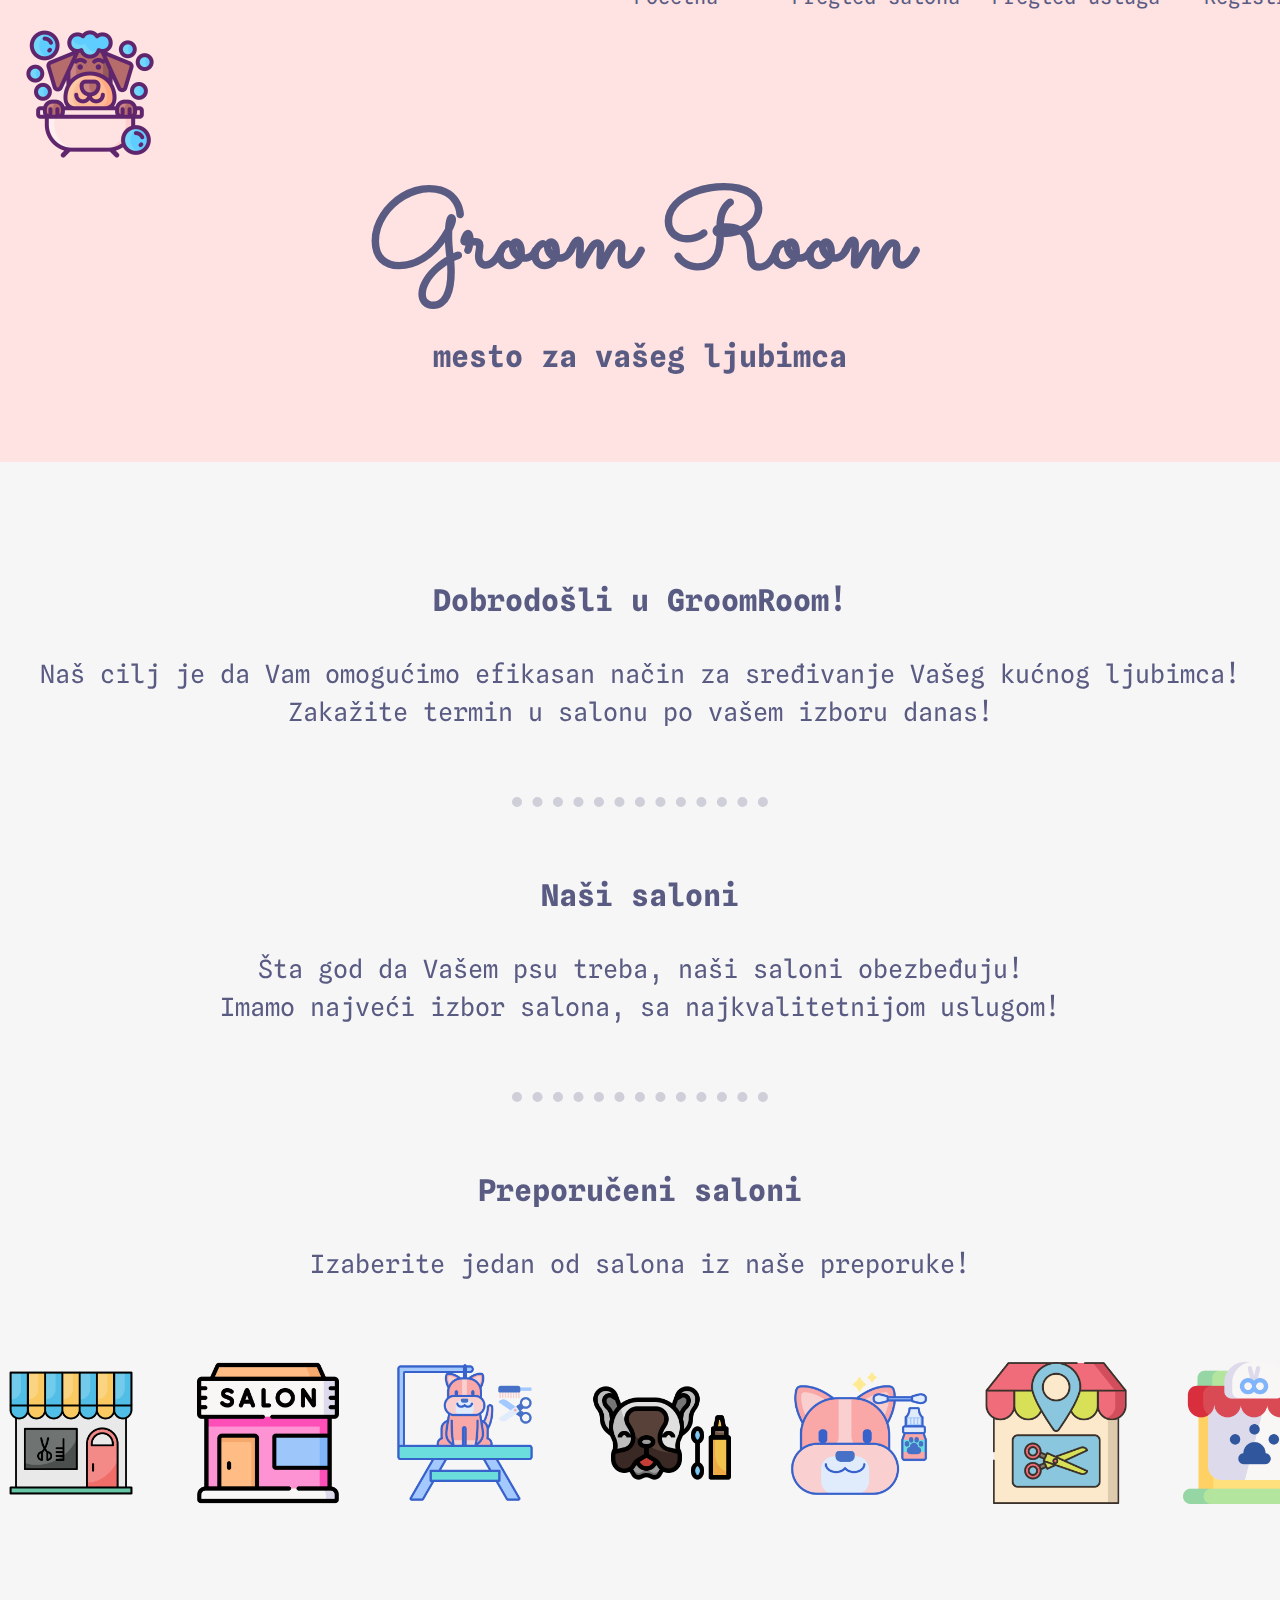
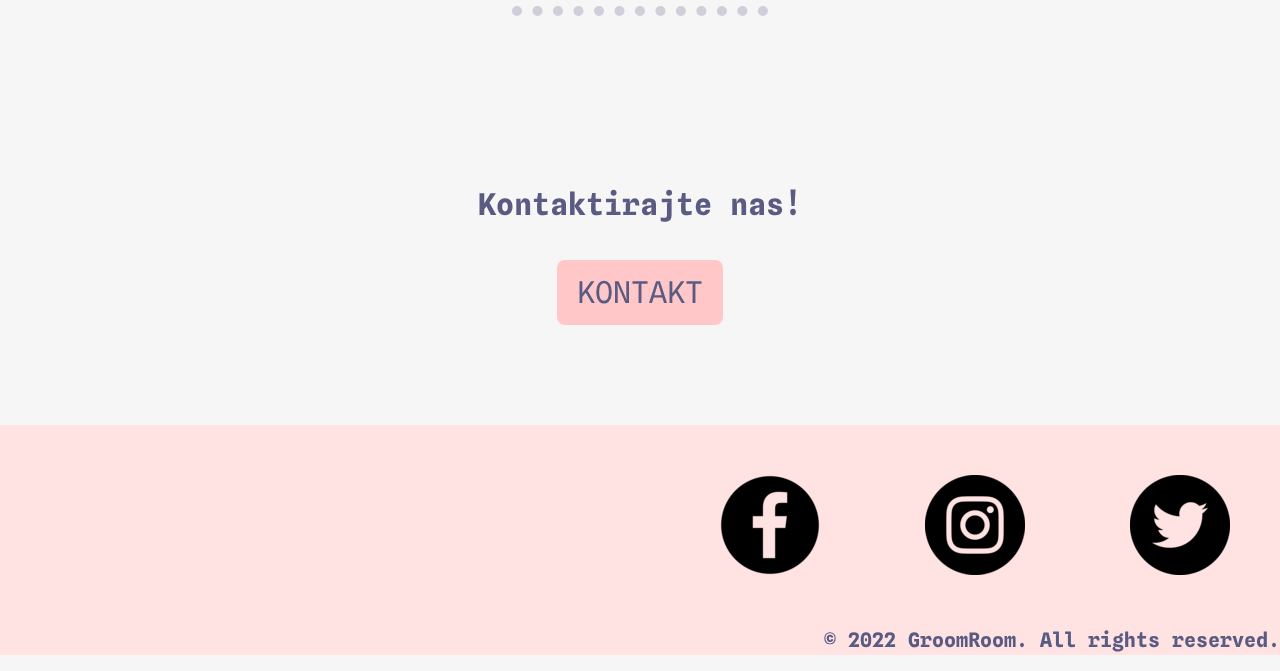
<file: index.html>
<!DOCTYPE html>
<html lang="en">
  <head>
      <meta charset="UTF-8">
      <meta http-equiv="X-UA-Compatible" content="IE=edge">
      <meta name="viewport" content="width=device-width, initial-scale=1.0">

      <title>GroomRoom</title>
      <link rel="icon" href="images/icon.png?v=2">
      <link rel="stylesheet" href="css/style.css">
      <link href="https://cdn.jsdelivr.net/npm/bootstrap@5.1.3/dist/css/bootstrap.min.css" rel="stylesheet">
      <link rel="preconnect" href="https://fonts.googleapis.com">
      <link rel="preconnect" href="https://fonts.gstatic.com" crossorigin>
      <link href="https://fonts.googleapis.com/css2?family=Spline+Sans+Mono:wght@300;400;500;600;700&display=swap" rel="stylesheet">
      <link href="https://fonts.googleapis.com/css2?family=Cookie&family=Sacramento&family=Spline+Sans+Mono:wght@300;400;500;600;700&display=swap" rel="stylesheet">
      <script src="https://cdn.jsdelivr.net/npm/bootstrap@5.1.3/dist/js/bootstrap.bundle.min.js"></script>
  </head>
  <body>
    <div class="header">
      <img class="logo" src="images/logo3.png">

      <h1 class="title">Groom Room</h1>

      <h2 class="subtitle">mesto za vašeg ljubimca</h2>

      <nav class="navbar navbar-expand-sm " >
         <form class="form-inline">
             <div class="btn-group">
              <button class="dugme"> <a class="linkNavBar " href="#">Početna</a></button>
              <button class="dugme"><a class="linkNavBar" href="#">Pregled salona</a></button>
              <button class="dugme"><a class="linkNavBar" href="#">Pregled usluga</a></button>
              <button class="dugme"><a class="linkNavBar" href="#">Registracija</a></button>
              <button class="dugme"><a class="linkNavBar" href="#">Login</a></button>
             </div>
         </form>
      </nav>
    </div>

    <div class="sredina">
      <h2 class="subtitle">Dobrodošli u GroomRoom!</h2>
      <p class="flavor_text"> Naš cilj je da Vam omogućimo efikasan način za sređivanje Vašeg kućnog ljubimca!
        <br>
        Zakažite termin u salonu po vašem izboru danas!
      </p>
      <hr class="linija">

      <h2 class="subtitle">Naši saloni</h2>
      <p class="flavor_text">Šta god da Vašem psu treba, naši saloni obezbeđuju!
        <br>
        Imamo najveći izbor salona, sa najkvalitetnijom uslugom!
      </p>
      <hr class="linija">

      <h2 class="subtitle">Preporučeni saloni</h2>
      <p class="flavor_text">Izaberite jedan od salona iz naše preporuke!
      </p>
    </div>


    <div class="scrollmenu">
      <img class="salon_slika" src="images/salon1.png">
      <img class="salon_slika" src="images/salon2.png">
      <img class="salon_slika" src="images/salon3.png">
      <img class="salon_slika" src="images/salon4.png">
      <img class="salon_slika" src="images/salon5.png">
      <img class="salon_slika" src="images/salon6.png">
      <img class="salon_slika" src="images/salon7.png">
      <img class="salon_slika" src="images/salon8.png">
    </div>
    <br>
    <br><br>
    <hr class="linija">

    <div class="Kontakt">
      <h2 class="subtitle">Kontaktirajte nas!</h2>
      <a href="mailto:groomroom@email.com"><button type="button" class="button">KONTAKT</button></a>
    </div>

    <div class="footer">
      <a href="https://www.facebook.com/"><img class="socials" src="images/facebook.png" ></a>
      <a href="https://www.instagram.com/"><img class= "socials" src="images/instagram.png"></a>
      <a href="https://twitter.com/kanyewest"><img class="socials" src="images/twitter.png"></a>
      <p class="copyright">© 2022 GroomRoom. All rights reserved.</p>
    </div>


  </body>
</html>
</file>
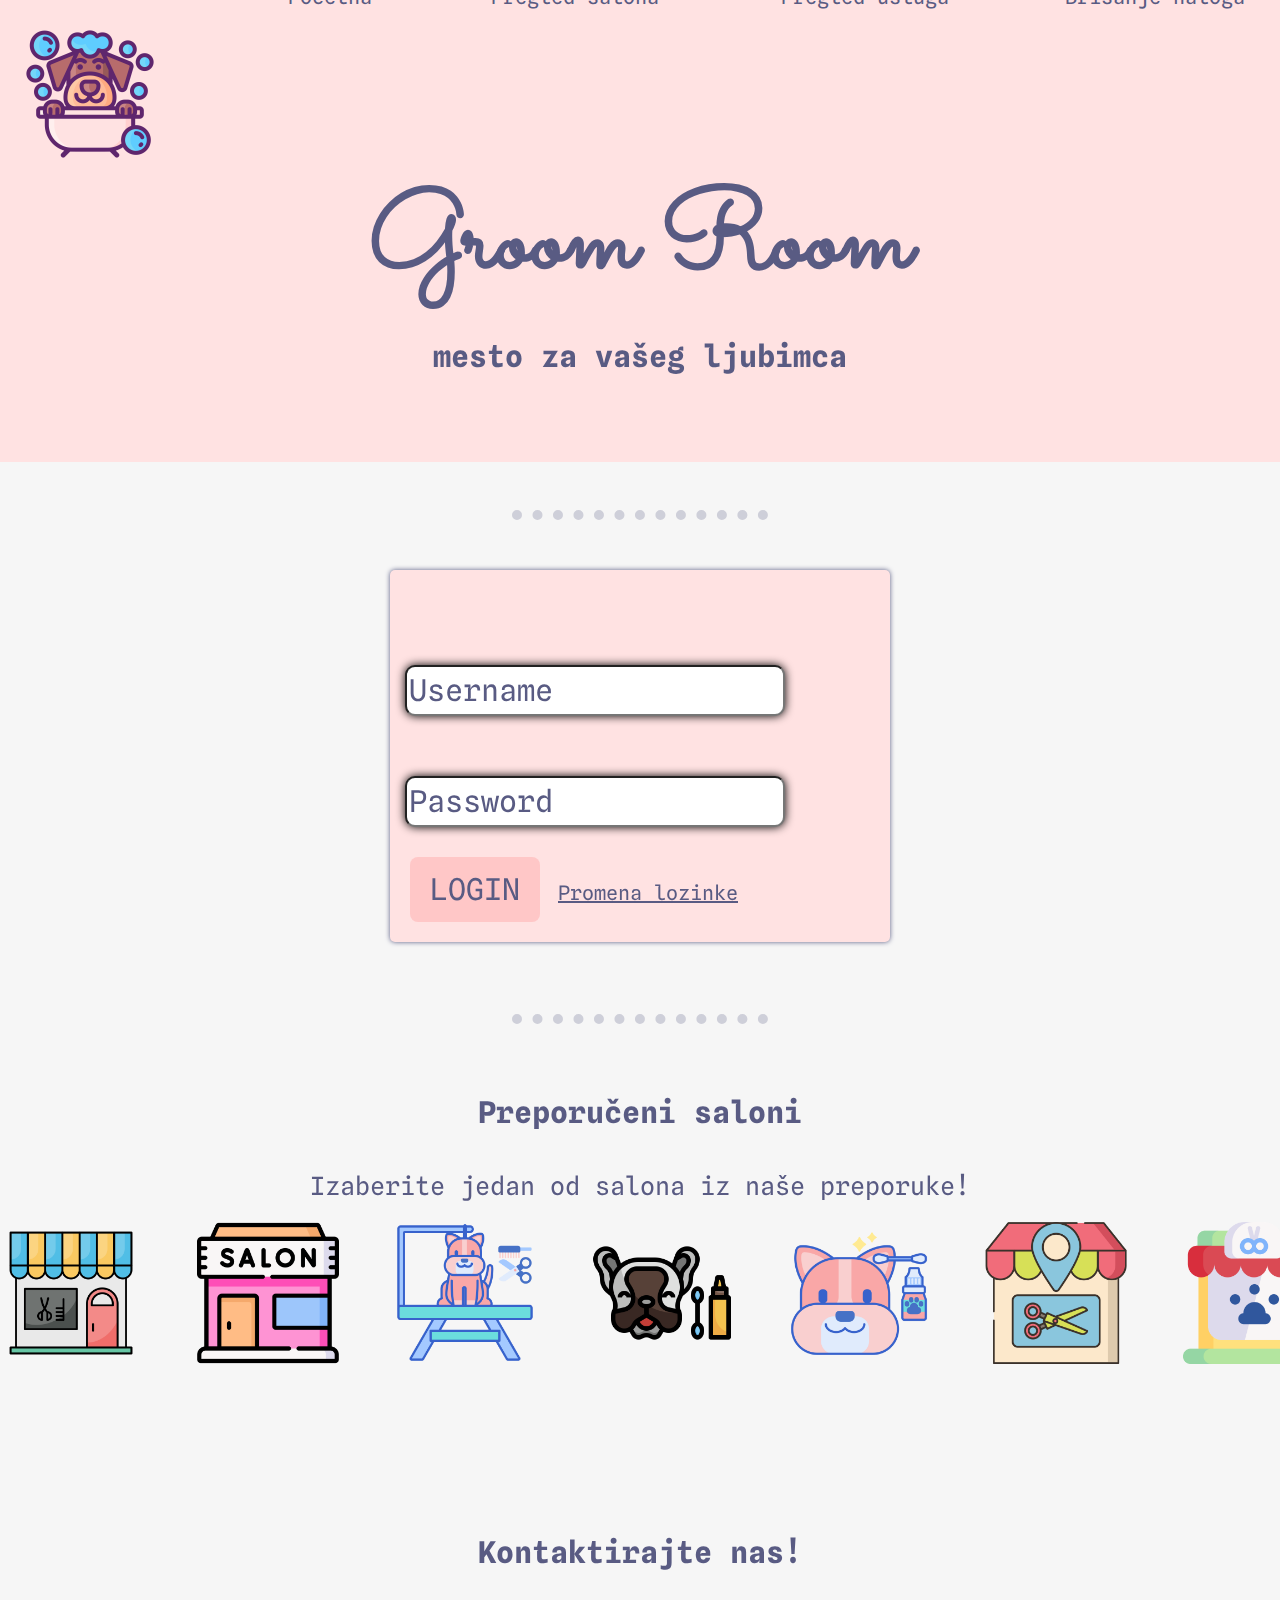
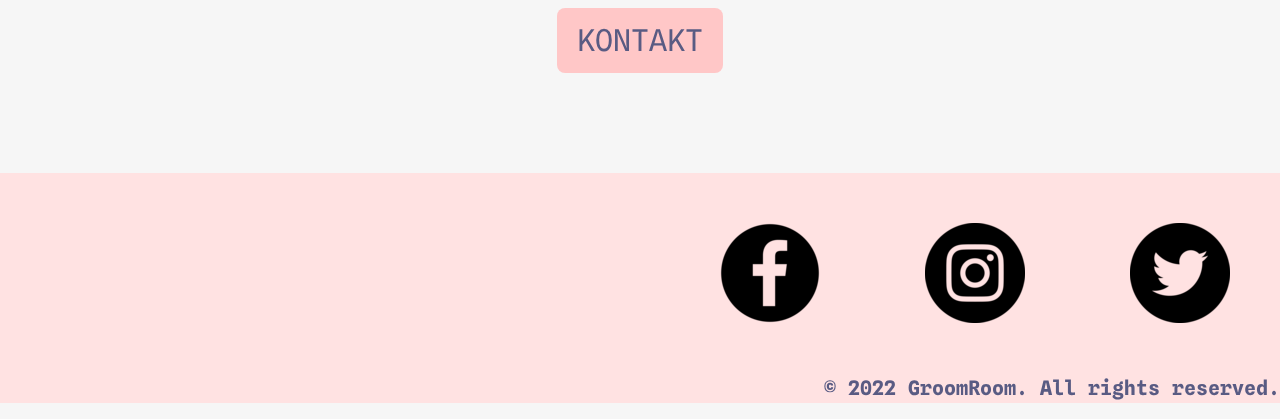
<file: login.html>
<!DOCTYPE html>
<html lang="en">

  <head>
    <meta charset="UTF-8">
    <meta http-equiv="X-UA-Compatible" content="IE=edge">
    <meta name="viewport" content="width=device-width, initial-scale=1.0">

    <title>GroomRoom</title>
    <link rel="icon" href="images/icon.png?v=2">
    <link rel="stylesheet" href="css/style.css">
    <link href="https://cdn.jsdelivr.net/npm/bootstrap@5.1.3/dist/css/bootstrap.min.css" rel="stylesheet">
    <link rel="preconnect" href="https://fonts.googleapis.com">
    <link rel="preconnect" href="https://fonts.gstatic.com" crossorigin>
    <link href="https://fonts.googleapis.com/css2?family=Spline+Sans+Mono:wght@300;400;500;600;700&display=swap" rel="stylesheet">
    <link href="https://fonts.googleapis.com/css2?family=Cookie&family=Sacramento&family=Spline+Sans+Mono:wght@300;400;500;600;700&display=swap" rel="stylesheet">
    <script src="https://cdn.jsdelivr.net/npm/bootstrap@5.1.3/dist/js/bootstrap.bundle.min.js"></script>
  </head>

  <body>
    <div class="header">
      <img class="logo" src="images/logo3.png">

      <h1 class="title">Groom Room</h1>

      <h2 class="subtitle">mesto za vašeg ljubimca</h2>

      <nav class="navbar navbar-expand-sm admin ">
        <form class="form-inline">
          <div class="btn-group">
            <button class="dugme_admin_malo"> <a class="linkNavBar " href="#">Početna</a></button>
            <button class="dugme_admin"><a class="linkNavBar" href="#">Pregled salona</a></button>
            <button class="dugme_admin"><a class="linkNavBar" href="#">Pregled usluga</a></button>
            <button class="dugme_admin"><a class="linkNavBar" href="#">Brisanje naloga</a></button>
            <button class="dugme_admin"><a class="linkNavBar" href="#">Zahtevi za registraciju</a></button>
            <button class="dugme_admin_malo"><a class="linkNavBar" href="#">Logout</a></button>
          </div>
        </form>
      </nav>
    </div>
    <br>
    <br>
    <hr class="linija">
  <div class="login">
    <form action="index.html" method="post">

      <br>
      <input class="inpt" type="text" value="Username">
      <br>
      <input class="inpt" type="text" value="Password">

      <div class="Login_dugme">
        <a href="mailto:groomroom@email.com"><button type="button" class="button">LOGIN</button></a>
        <a class="promena" href="#">Promena lozinke</a>
      </div>
    </form>
  </div>
  <br>

      <br><br>
      <hr class="linija">

      <h2 class="subtitle">Preporučeni saloni</h2>
      <p class="flavor_text">Izaberite jedan od salona iz naše preporuke!
      </p>
    </div>


    <div class="scrollmenu_admin">
      <img class="salon_slika" src="images/salon1.png">
      <img class="salon_slika" src="images/salon2.png">
      <img class="salon_slika" src="images/salon3.png">
      <img class="salon_slika" src="images/salon4.png">
      <img class="salon_slika" src="images/salon5.png">
      <img class="salon_slika" src="images/salon6.png">
      <img class="salon_slika" src="images/salon7.png">
      <img class="salon_slika" src="images/salon8.png">
    </div>

    <div class="Kontakt">
      <h2 class="subtitle">Kontaktirajte nas!</h2>
      <a href="mailto:groomroom@email.com"><button type="button" class="button">KONTAKT</button></a>
    </div>

    <div class="footer">
      <a href="https://www.facebook.com/"><img class="socials" src="images/facebook.png"></a>
      <a href="https://www.instagram.com/"><img class="socials" src="images/instagram.png"></a>
      <a href="https://twitter.com/kanyewest"><img class="socials" src="images/twitter.png"></a>
      <p class="copyright">© 2022 GroomRoom. All rights reserved.</p>
    </div>


  </body>
</html>
</file>
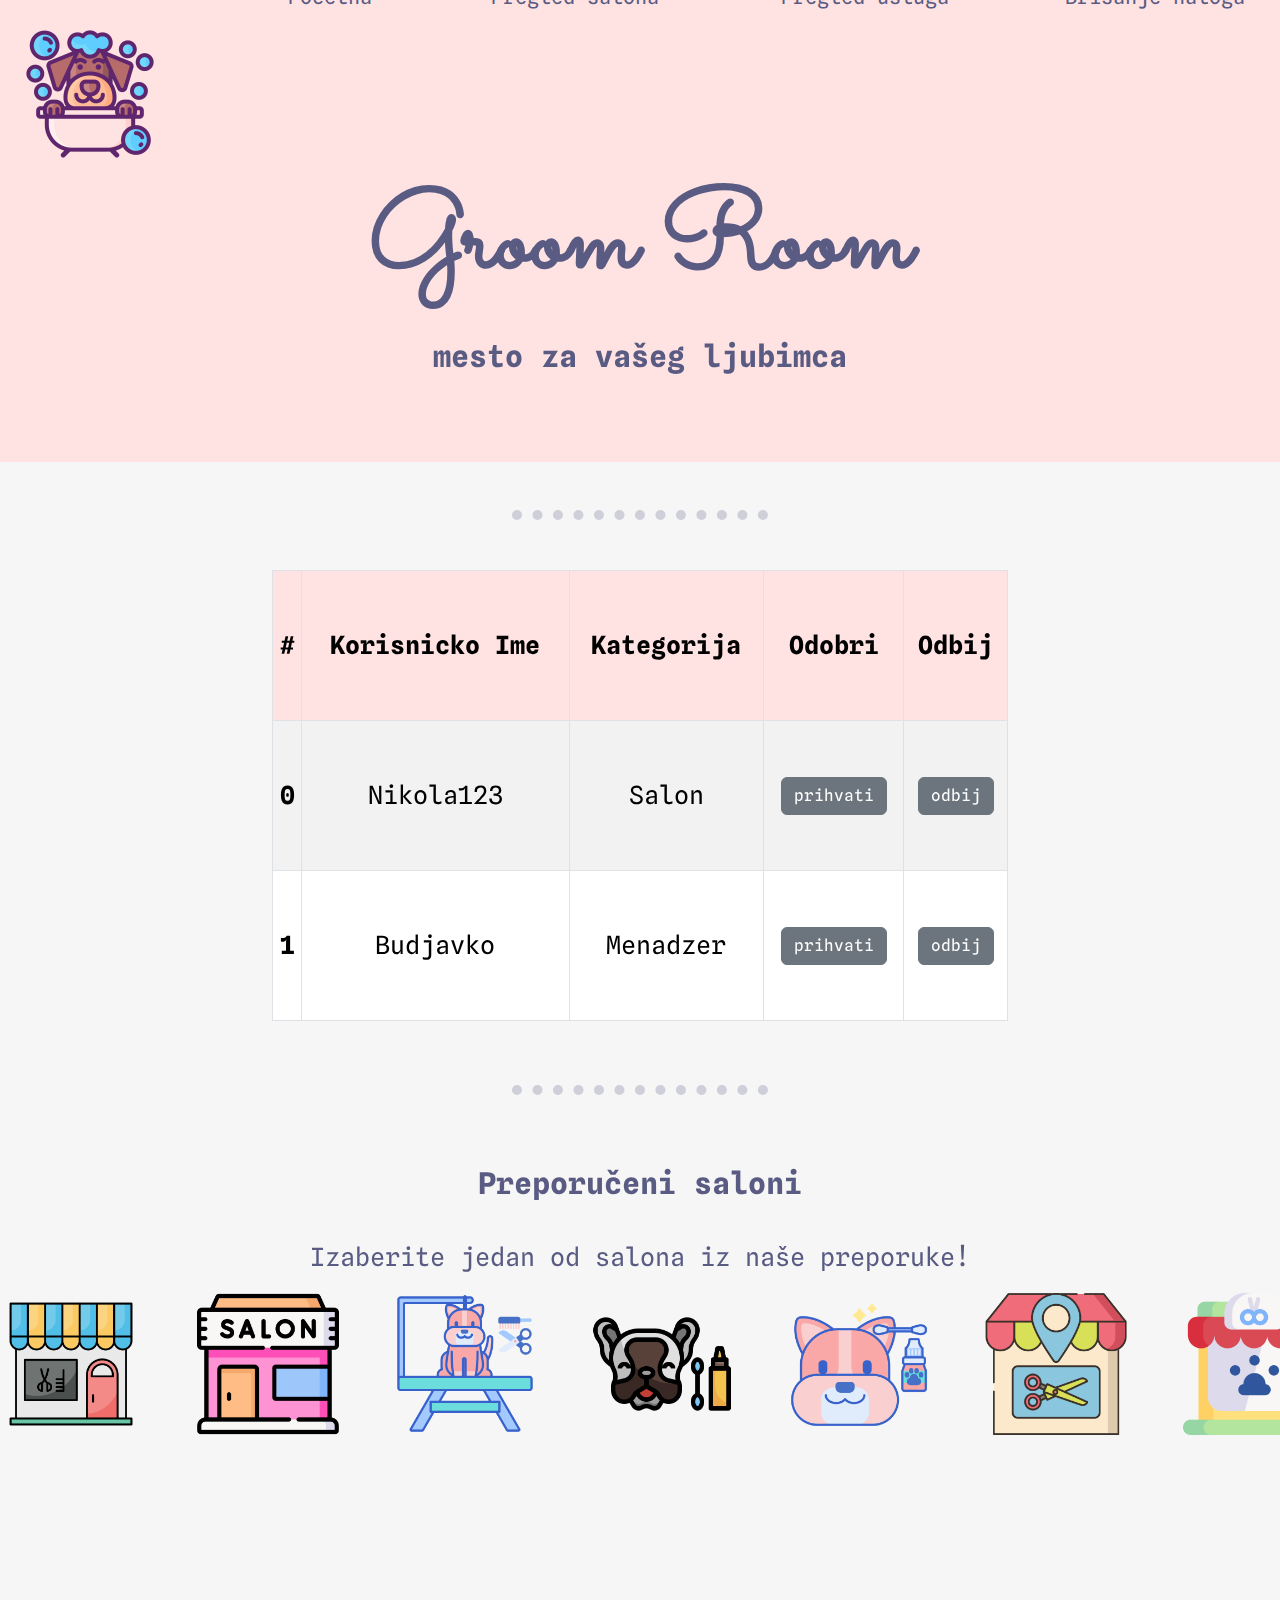
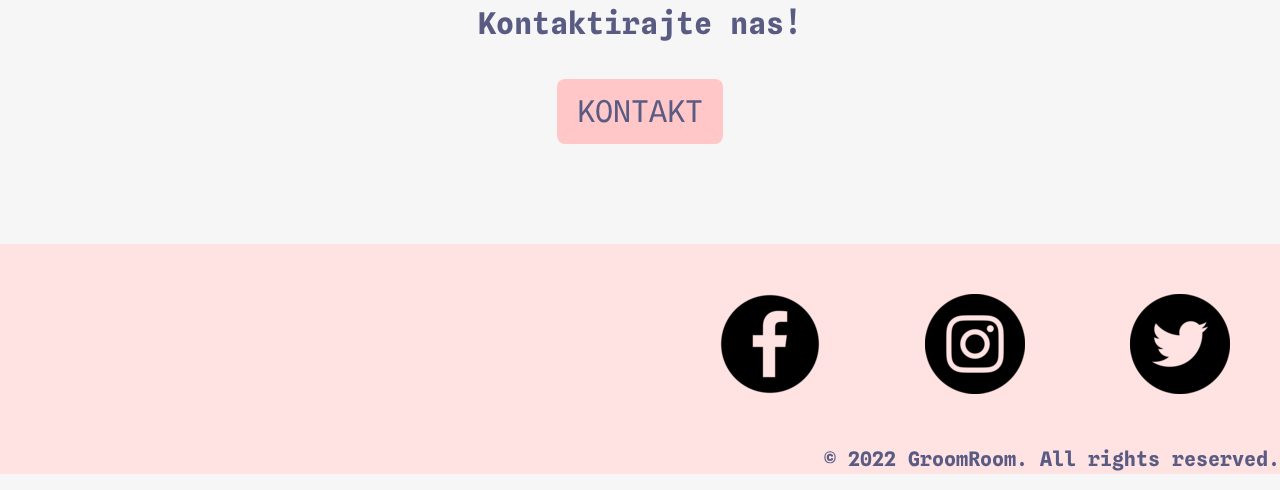
<file: odobravanje_zahteva.html>
<!DOCTYPE html>
<html lang="en">

  <head>
    <meta charset="UTF-8">
    <meta http-equiv="X-UA-Compatible" content="IE=edge">
    <meta name="viewport" content="width=device-width, initial-scale=1.0">

    <title>GroomRoom</title>
    <link rel="icon" href="images/icon.png?v=2">
    <link rel="stylesheet" href="css/style.css">
    <link href="https://cdn.jsdelivr.net/npm/bootstrap@5.1.3/dist/css/bootstrap.min.css" rel="stylesheet">
    <link rel="preconnect" href="https://fonts.googleapis.com">
    <link rel="preconnect" href="https://fonts.gstatic.com" crossorigin>
    <link href="https://fonts.googleapis.com/css2?family=Spline+Sans+Mono:wght@300;400;500;600;700&display=swap" rel="stylesheet">
    <link href="https://fonts.googleapis.com/css2?family=Cookie&family=Sacramento&family=Spline+Sans+Mono:wght@300;400;500;600;700&display=swap" rel="stylesheet">
    <script src="https://cdn.jsdelivr.net/npm/bootstrap@5.1.3/dist/js/bootstrap.bundle.min.js"></script>
  </head>

  <body>
    <div class="header">
      <img class="logo" src="images/logo3.png">

      <h1 class="title">Groom Room</h1>

      <h2 class="subtitle">mesto za vašeg ljubimca</h2>

      <nav class="navbar navbar-expand-sm admin ">
        <form class="form-inline">
          <div class="btn-group">
            <button class="dugme_admin_malo"> <a class="linkNavBar " href="#">Početna</a></button>
            <button class="dugme_admin"><a class="linkNavBar" href="#">Pregled salona</a></button>
            <button class="dugme_admin"><a class="linkNavBar" href="#">Pregled usluga</a></button>
            <button class="dugme_admin"><a class="linkNavBar" href="#">Brisanje naloga</a></button>
            <button class="dugme_admin"><a class="linkNavBar" href="#">Zahtevi za registraciju</a></button>
            <button class="dugme_admin_malo"><a class="linkNavBar" href="#">Logout</a></button>
          </div>
        </form>
      </nav>
    </div>
    <br>
    <br>
    <hr class="linija">
    <div class='container'>
      <div class="row">
        <div class="col-sm-2">

        </div>
        <div class="col-sm-8">
          <form class="form-inline" action="odobravanje_zahteva.html" method="post">
            <table class="table table-striped table-sm table-responsive table-bordered">
            <thead>
              <tr>
                <th style="background-color: #FFE2E2;" scope="col">#</th>
                <th style="background-color: #FFE2E2;" scope="col">Korisnicko Ime</th>
                <th style="background-color: #FFE2E2;" scope="col">Kategorija</th>
                <th style="background-color: #FFE2E2;" scope="col">Odobri</th>
                <th style="background-color: #FFE2E2;" scope="col">Odbij</th>
              </tr>
            </thead>
            <tbody>
              <tr>
                <th scope="row">0</th>
                <td>Nikola123</td>
                <td>Salon</td>
                <td><input class="btn btn-secondary" type="submit" value="prihvati"></td>
                <td><input class="btn btn-secondary" type="submit" value="odbij"></td>
              </tr>
              <tr>
                <th scope="row">1</th>
                <td>Budjavko</td>
                <td>Menadzer</td>
                <td><input class="btn btn-secondary" type="submit" value="prihvati"></td>
                <td><input class="btn btn-secondary" type="submit" value="odbij"></td>
              </tr>
            </tbody>
          </table>
          </form>

        </div>
        <div class="col-sm-2">

        </div>
      </div>

    </div>

      <br><br>
      <hr class="linija">

      <h2 class="subtitle">Preporučeni saloni</h2>
      <p class="flavor_text">Izaberite jedan od salona iz naše preporuke!
      </p>
    </div>


    <div class="scrollmenu_admin">
      <img class="salon_slika" src="images/salon1.png">
      <img class="salon_slika" src="images/salon2.png">
      <img class="salon_slika" src="images/salon3.png">
      <img class="salon_slika" src="images/salon4.png">
      <img class="salon_slika" src="images/salon5.png">
      <img class="salon_slika" src="images/salon6.png">
      <img class="salon_slika" src="images/salon7.png">
      <img class="salon_slika" src="images/salon8.png">
    </div>

    <div class="Kontakt">
      <h2 class="subtitle">Kontaktirajte nas!</h2>
      <a href="mailto:groomroom@email.com"><button type="button" class="button">KONTAKT</button></a>
    </div>

    <div class="footer">
      <a href="https://www.facebook.com/"><img class="socials" src="images/facebook.png"></a>
      <a href="https://www.instagram.com/"><img class="socials" src="images/instagram.png"></a>
      <a href="https://twitter.com/kanyewest"><img class="socials" src="images/twitter.png"></a>
      <p class="copyright">© 2022 GroomRoom. All rights reserved.</p>
    </div>


  </body>
</html>
</file>
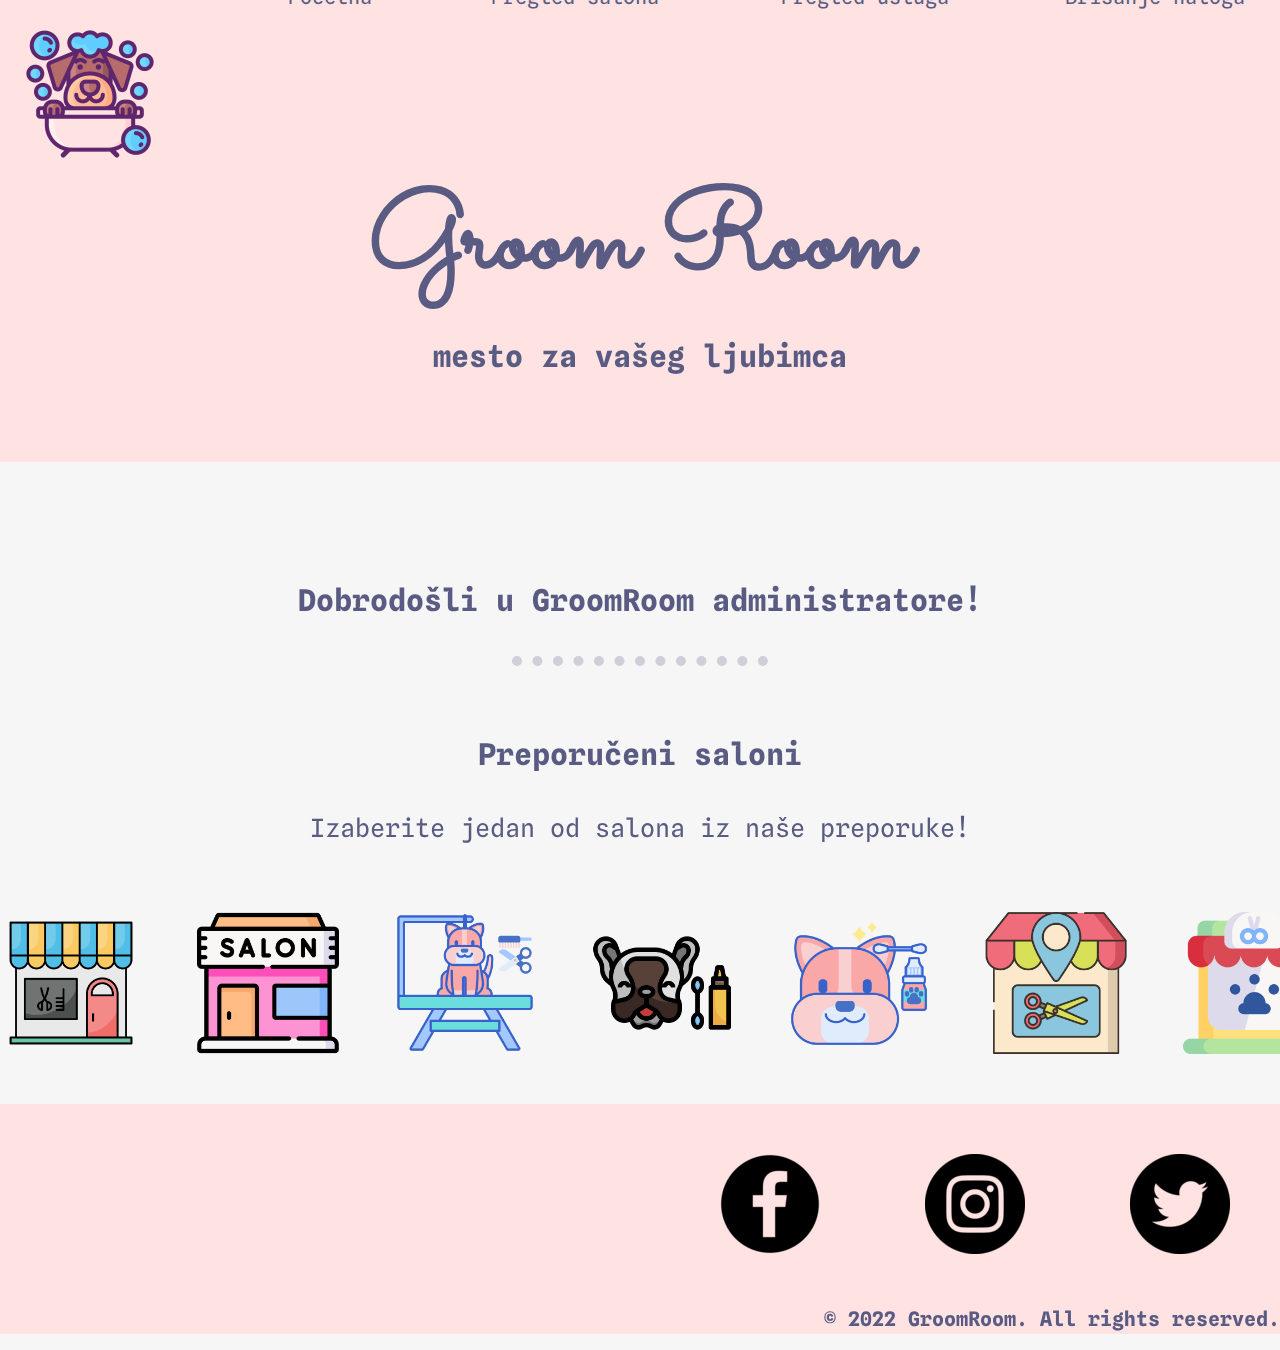
<file: pocetna_administrator.html>
<!DOCTYPE html>
<html lang="en">

  <head>
    <meta charset="UTF-8">
    <meta http-equiv="X-UA-Compatible" content="IE=edge">
    <meta name="viewport" content="width=device-width, initial-scale=1.0">

    <title>GroomRoom</title>
    <link rel="icon" href="images/icon.png?v=2">
    <link rel="stylesheet" href="css/style.css">
    <link href="https://cdn.jsdelivr.net/npm/bootstrap@5.1.3/dist/css/bootstrap.min.css" rel="stylesheet">
    <link rel="preconnect" href="https://fonts.googleapis.com">
    <link rel="preconnect" href="https://fonts.gstatic.com" crossorigin>
    <link href="https://fonts.googleapis.com/css2?family=Spline+Sans+Mono:wght@300;400;500;600;700&display=swap" rel="stylesheet">
    <link href="https://fonts.googleapis.com/css2?family=Cookie&family=Sacramento&family=Spline+Sans+Mono:wght@300;400;500;600;700&display=swap" rel="stylesheet">
    <script src="https://cdn.jsdelivr.net/npm/bootstrap@5.1.3/dist/js/bootstrap.bundle.min.js"></script>
  </head>

  <body>
    <div class="header">
      <img class="logo" src="images/logo3.png">

      <h1 class="title">Groom Room</h1>

      <h2 class="subtitle">mesto za vašeg ljubimca</h2>

      <nav class="navbar navbar-expand-sm admin ">
        <form class="form-inline">
          <div class="btn-group">
            <button class="dugme_admin_malo"> <a class="linkNavBar " href="#">Početna</a></button>
            <button class="dugme_admin"><a class="linkNavBar" href="#">Pregled salona</a></button>
            <button class="dugme_admin"><a class="linkNavBar" href="#">Pregled usluga</a></button>
            <button class="dugme_admin"><a class="linkNavBar" href="#">Brisanje naloga</a></button>
            <button class="dugme_admin"><a class="linkNavBar" href="#">Zahtevi za registraciju</a></button>
            <button class="dugme_admin_malo"><a class="linkNavBar" href="#">Logout</a></button>
          </div>
        </form>
      </nav>
    </div>

      <div class="sredina">
          <h2 class="subtitle">Dobrodošli u GroomRoom administratore!</h2>
          <hr class="linija">

          <h2 class="subtitle">Preporučeni saloni</h2>
          <p class="flavor_text">Izaberite jedan od salona iz naše preporuke!
          </p>
      </div>



    <div class="scrollmenu_admin">
      <img class="salon_slika" src="images/salon1.png">
      <img class="salon_slika" src="images/salon2.png">
      <img class="salon_slika" src="images/salon3.png">
      <img class="salon_slika" src="images/salon4.png">
      <img class="salon_slika" src="images/salon5.png">
      <img class="salon_slika" src="images/salon6.png">
      <img class="salon_slika" src="images/salon7.png">
      <img class="salon_slika" src="images/salon8.png">
    </div>

    <div class="footer">
      <a href="https://www.facebook.com/"><img class="socials" src="images/facebook.png"></a>
      <a href="https://www.instagram.com/"><img class="socials" src="images/instagram.png"></a>
      <a href="https://twitter.com/kanyewest"><img class="socials" src="images/twitter.png"></a>
      <p class="copyright">© 2022 GroomRoom. All rights reserved.</p>
    </div>


  </body>

</html>
</file>
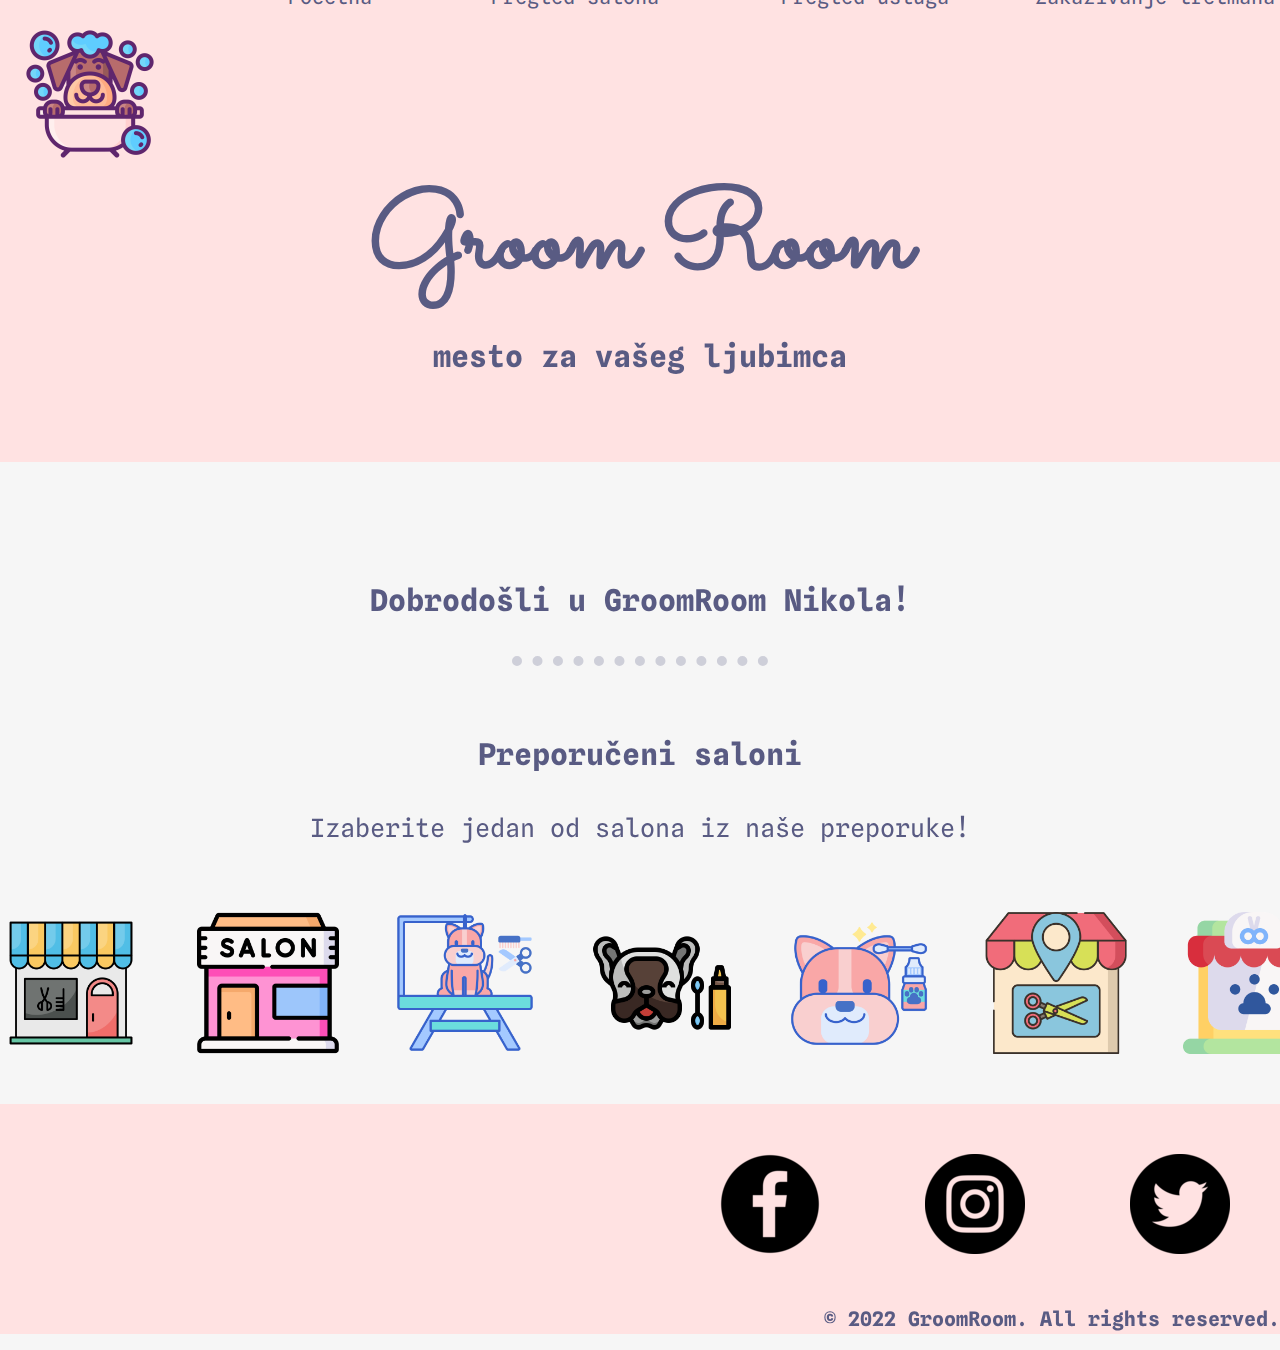
<file: pocetna_korisnik.html>
<!DOCTYPE html>
<html lang="en">

  <head>
    <meta charset="UTF-8">
    <meta http-equiv="X-UA-Compatible" content="IE=edge">
    <meta name="viewport" content="width=device-width, initial-scale=1.0">

    <title>GroomRoom</title>
    <link rel="icon" href="images/icon.png?v=2">
    <link rel="stylesheet" href="css/style.css">
    <link href="https://cdn.jsdelivr.net/npm/bootstrap@5.1.3/dist/css/bootstrap.min.css" rel="stylesheet">
    <link rel="preconnect" href="https://fonts.googleapis.com">
    <link rel="preconnect" href="https://fonts.gstatic.com" crossorigin>
    <link href="https://fonts.googleapis.com/css2?family=Spline+Sans+Mono:wght@300;400;500;600;700&display=swap" rel="stylesheet">
    <link href="https://fonts.googleapis.com/css2?family=Cookie&family=Sacramento&family=Spline+Sans+Mono:wght@300;400;500;600;700&display=swap" rel="stylesheet">
    <script src="https://cdn.jsdelivr.net/npm/bootstrap@5.1.3/dist/js/bootstrap.bundle.min.js"></script>
  </head>

  <body>
    <div class="header">
      <img class="logo" src="images/logo3.png">

      <h1 class="title">Groom Room</h1>

      <h2 class="subtitle">mesto za vašeg ljubimca</h2>

      <nav class="navbar navbar-expand-sm admin ">
        <form class="form-inline">
          <div class="btn-group">
            <button class="dugme_admin_malo"> <a class="linkNavBar " href="#">Početna</a></button>
            <button class="dugme_admin"><a class="linkNavBar" href="#">Pregled salona</a></button>
            <button class="dugme_admin"><a class="linkNavBar" href="#">Pregled usluga</a></button>
            <button class="dugme_admin"><a class="linkNavBar" href="#">Zakazivanje tretmana</a></button>
            <button class="dugme_admin"><a class="linkNavBar" href="#">Istorija usluga</a></button>
            <button class="dugme_admin_malo"><a class="linkNavBar" href="#">Logout</a></button>
          </div>
        </form>
      </nav>
    </div>

    <div class="sredina">
      <h2 class="subtitle">Dobrodošli u GroomRoom Nikola!</h2>
      <hr class="linija">

      <h2 class="subtitle">Preporučeni saloni</h2>
      <p class="flavor_text">Izaberite jedan od salona iz naše preporuke!
      </p>
    </div>


    <div class="scrollmenu_admin">
      <img class="salon_slika" src="images/salon1.png">
      <img class="salon_slika" src="images/salon2.png">
      <img class="salon_slika" src="images/salon3.png">
      <img class="salon_slika" src="images/salon4.png">
      <img class="salon_slika" src="images/salon5.png">
      <img class="salon_slika" src="images/salon6.png">
      <img class="salon_slika" src="images/salon7.png">
      <img class="salon_slika" src="images/salon8.png">
    </div>

    <div class="footer">
      <a href="https://www.facebook.com/"><img class="socials" src="images/facebook.png"></a>
      <a href="https://www.instagram.com/"><img class="socials" src="images/instagram.png"></a>
      <a href="https://twitter.com/kanyewest"><img class="socials" src="images/twitter.png"></a>
      <p class="copyright">© 2022 GroomRoom. All rights reserved.</p>
    </div>


  </body>
</html>
</file>
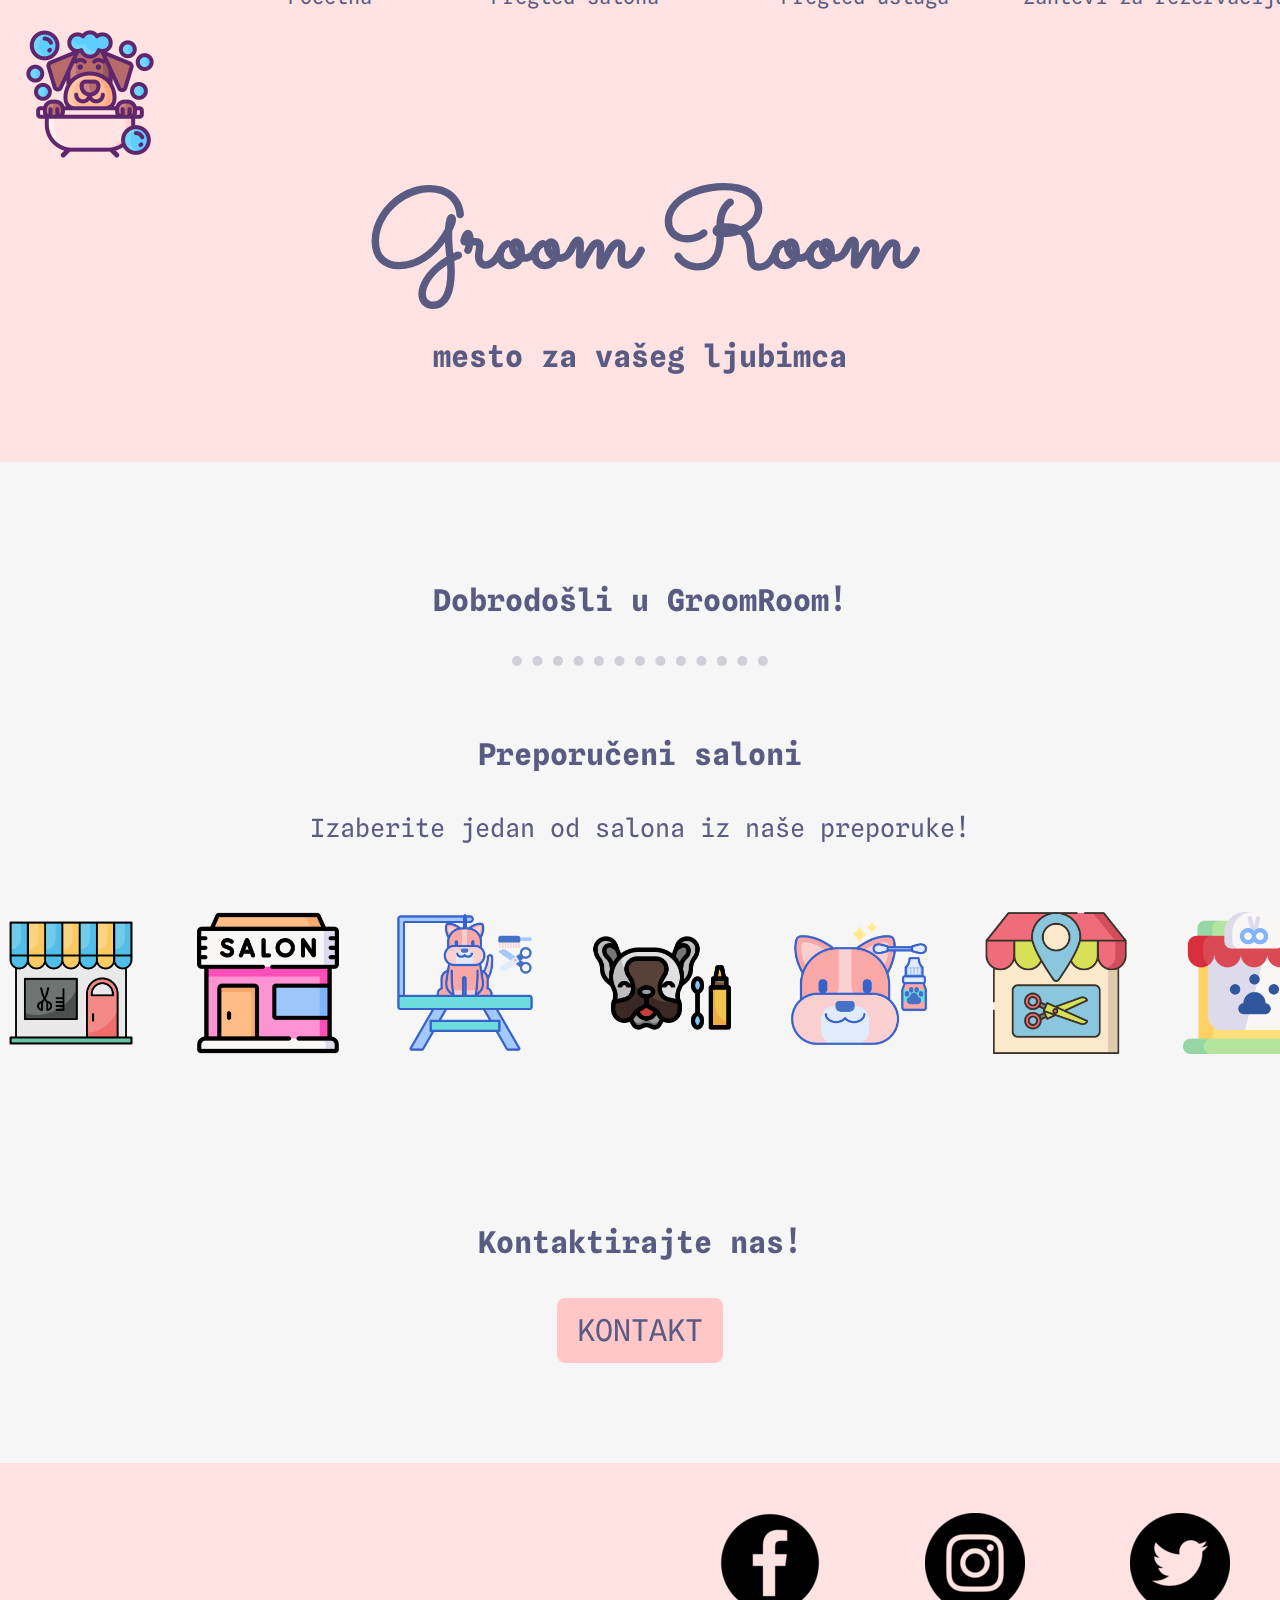
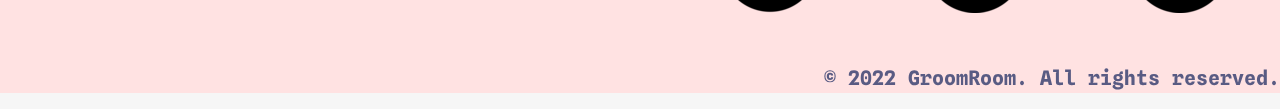
<file: pocetna_salon.html>
<!DOCTYPE html>
<html lang="en">

  <head>
    <meta charset="UTF-8">
    <meta http-equiv="X-UA-Compatible" content="IE=edge">
    <meta name="viewport" content="width=device-width, initial-scale=1.0">

    <title>GroomRoom</title>
    <link rel="icon" href="images/icon.png?v=2">
    <link rel="stylesheet" href="css/style.css">
    <link href="https://cdn.jsdelivr.net/npm/bootstrap@5.1.3/dist/css/bootstrap.min.css" rel="stylesheet">
    <link rel="preconnect" href="https://fonts.googleapis.com">
    <link rel="preconnect" href="https://fonts.gstatic.com" crossorigin>
    <link href="https://fonts.googleapis.com/css2?family=Spline+Sans+Mono:wght@300;400;500;600;700&display=swap" rel="stylesheet">
    <link href="https://fonts.googleapis.com/css2?family=Cookie&family=Sacramento&family=Spline+Sans+Mono:wght@300;400;500;600;700&display=swap" rel="stylesheet">
    <script src="https://cdn.jsdelivr.net/npm/bootstrap@5.1.3/dist/js/bootstrap.bundle.min.js"></script>
  </head>

  <body>
    <div class="header">
      <img class="logo" src="images/logo3.png">

      <h1 class="title">Groom Room</h1>

      <h2 class="subtitle">mesto za vašeg ljubimca</h2>

      <nav class="navbar navbar-expand-sm admin ">
        <form class="form-inline">
          <div class="btn-group">
            <button class="dugme_admin_malo"> <a class="linkNavBar " href="#">Početna</a></button>
            <button class="dugme_admin"><a class="linkNavBar" href="#">Pregled salona</a></button>
            <button class="dugme_admin"><a class="linkNavBar" href="#">Pregled usluga</a></button>
            <button class="dugme_admin"><a class="linkNavBar" href="#">Zahtevi za rezervaciju</a></button>
            <button class="dugme_admin"><a class="linkNavBar" href="#">Potvrda kraja usluge</a></a></button>
            <button class="dugme_admin_malo"><a class="linkNavBar" href="#">Logout</a></button>
          </div>
        </form>
      </nav>
    </div>

    <div class="sredina">
      <h2 class="subtitle">Dobrodošli u GroomRoom!</h2>
      <hr class="linija">

      <h2 class="subtitle">Preporučeni saloni</h2>
      <p class="flavor_text">Izaberite jedan od salona iz naše preporuke!
      </p>
    </div>


    <div class="scrollmenu_admin">
      <img class="salon_slika" src="images/salon1.png">
      <img class="salon_slika" src="images/salon2.png">
      <img class="salon_slika" src="images/salon3.png">
      <img class="salon_slika" src="images/salon4.png">
      <img class="salon_slika" src="images/salon5.png">
      <img class="salon_slika" src="images/salon6.png">
      <img class="salon_slika" src="images/salon7.png">
      <img class="salon_slika" src="images/salon8.png">
    </div>

    <div class="Kontakt">
      <h2 class="subtitle">Kontaktirajte nas!</h2>
      <a href="mailto:groomroom@email.com"><button type="button" class="button">KONTAKT</button></a>
    </div>

    <div class="footer">
      <a href="https://www.facebook.com/"><img class="socials" src="images/facebook.png"></a>
      <a href="https://www.instagram.com/"><img class="socials" src="images/instagram.png"></a>
      <a href="https://twitter.com/kanyewest"><img class="socials" src="images/twitter.png"></a>
      <p class="copyright">© 2022 GroomRoom. All rights reserved.</p>
    </div>


  </body>
</html>
</file>
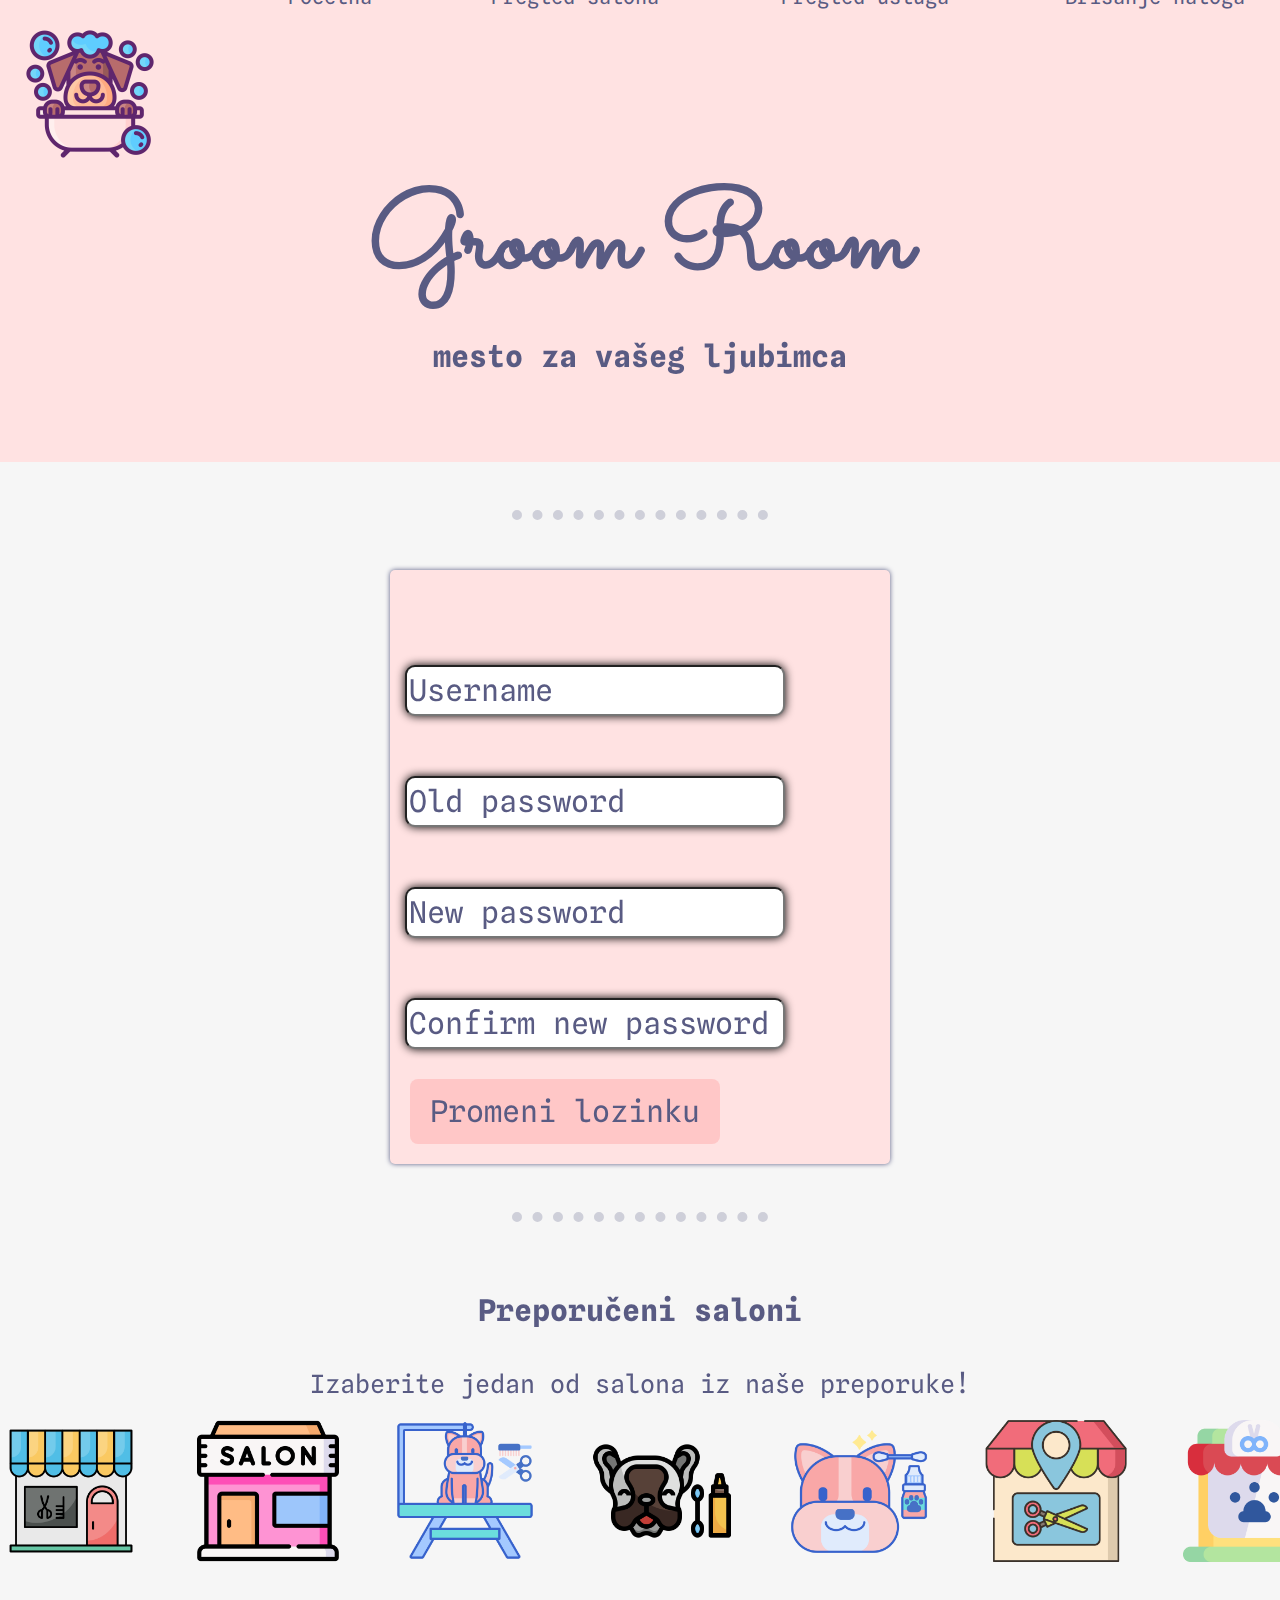
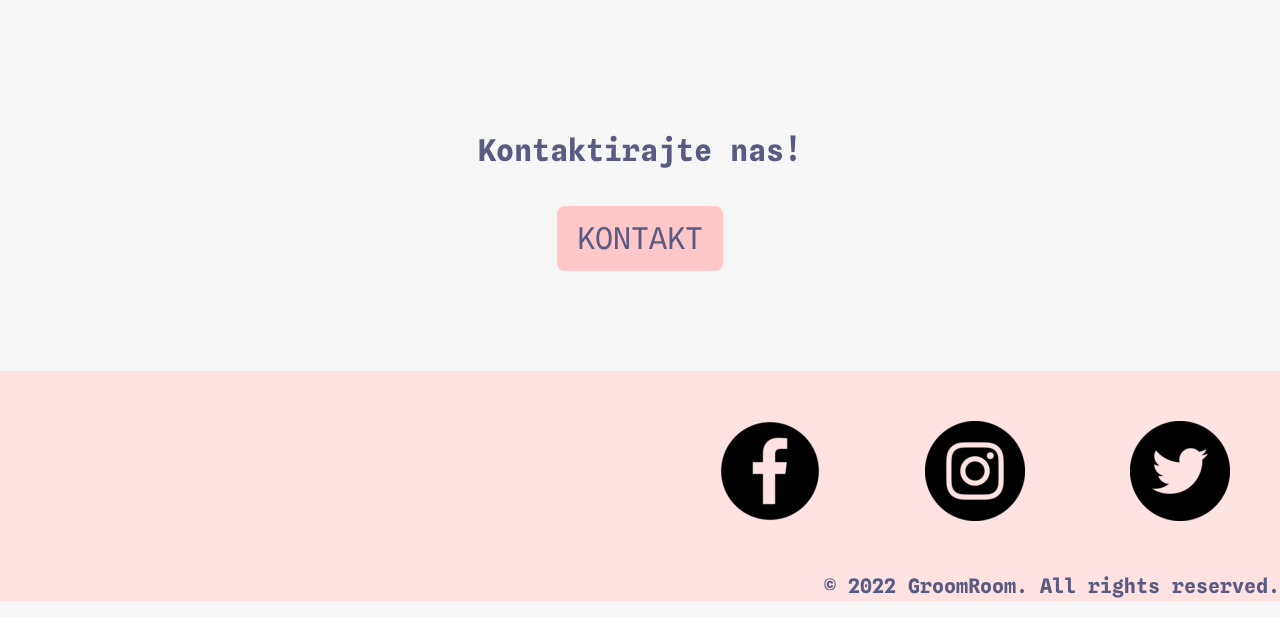
<file: promena_lozinke.html>
<!DOCTYPE html>
<html lang="en">

  <head>
    <meta charset="UTF-8">
    <meta http-equiv="X-UA-Compatible" content="IE=edge">
    <meta name="viewport" content="width=device-width, initial-scale=1.0">

    <title>GroomRoom</title>
    <link rel="icon" href="images/icon.png?v=2">
    <link rel="stylesheet" href="css/style.css">
    <link href="https://cdn.jsdelivr.net/npm/bootstrap@5.1.3/dist/css/bootstrap.min.css" rel="stylesheet">
    <link rel="preconnect" href="https://fonts.googleapis.com">
    <link rel="preconnect" href="https://fonts.gstatic.com" crossorigin>
    <link href="https://fonts.googleapis.com/css2?family=Spline+Sans+Mono:wght@300;400;500;600;700&display=swap" rel="stylesheet">
    <link href="https://fonts.googleapis.com/css2?family=Cookie&family=Sacramento&family=Spline+Sans+Mono:wght@300;400;500;600;700&display=swap" rel="stylesheet">
    <script src="https://cdn.jsdelivr.net/npm/bootstrap@5.1.3/dist/js/bootstrap.bundle.min.js"></script>
  </head>

  <body>
    <div class="header">
      <img class="logo" src="images/logo3.png">

      <h1 class="title">Groom Room</h1>

      <h2 class="subtitle">mesto za vašeg ljubimca</h2>

      <nav class="navbar navbar-expand-sm admin ">
        <form class="form-inline">
          <div class="btn-group">
            <button class="dugme_admin_malo"> <a class="linkNavBar " href="#">Početna</a></button>
            <button class="dugme_admin"><a class="linkNavBar" href="#">Pregled salona</a></button>
            <button class="dugme_admin"><a class="linkNavBar" href="#">Pregled usluga</a></button>
            <button class="dugme_admin"><a class="linkNavBar" href="#">Brisanje naloga</a></button>
            <button class="dugme_admin"><a class="linkNavBar" href="#">Zahtevi za registraciju</a></button>
            <button class="dugme_admin_malo"><a class="linkNavBar" href="#">Logout</a></button>
          </div>
        </form>
      </nav>
    </div>
    <br>

    <br>
    <hr class="linija">
  <div class="login">
    <form action="index.html" method="post">

      <br>
      <input class="inpt" type="text" value="Username">
      <br>
      <input class="inpt" type="text" value="Old password">
      <br>
      <input class="inpt" type="text" value="New password">
      <br>
      <input class="inpt" type="text" value="Confirm new password">

      <div class="Login_dugme">
        <a href="mailto:groomroom@email.com"><button type="button" class="button">Promeni lozinku</button></a>
      </div>
    </form>
  </div>
  <br>
  <br>


      <hr class="linija">

      <h2 class="subtitle">Preporučeni saloni</h2>
      <p class="flavor_text">Izaberite jedan od salona iz naše preporuke!
      </p>
    </div>


    <div class="scrollmenu_admin">
      <img class="salon_slika" src="images/salon1.png">
      <img class="salon_slika" src="images/salon2.png">
      <img class="salon_slika" src="images/salon3.png">
      <img class="salon_slika" src="images/salon4.png">
      <img class="salon_slika" src="images/salon5.png">
      <img class="salon_slika" src="images/salon6.png">
      <img class="salon_slika" src="images/salon7.png">
      <img class="salon_slika" src="images/salon8.png">
    </div>

    <div class="Kontakt">
      <h2 class="subtitle">Kontaktirajte nas!</h2>
      <a href="mailto:groomroom@email.com"><button type="button" class="button">KONTAKT</button></a>
    </div>

    <div class="footer">
      <a href="https://www.facebook.com/"><img class="socials" src="images/facebook.png"></a>
      <a href="https://www.instagram.com/"><img class="socials" src="images/instagram.png"></a>
      <a href="https://twitter.com/kanyewest"><img class="socials" src="images/twitter.png"></a>
      <p class="copyright">© 2022 GroomRoom. All rights reserved.</p>
    </div>


  </body>
</html>
</file>
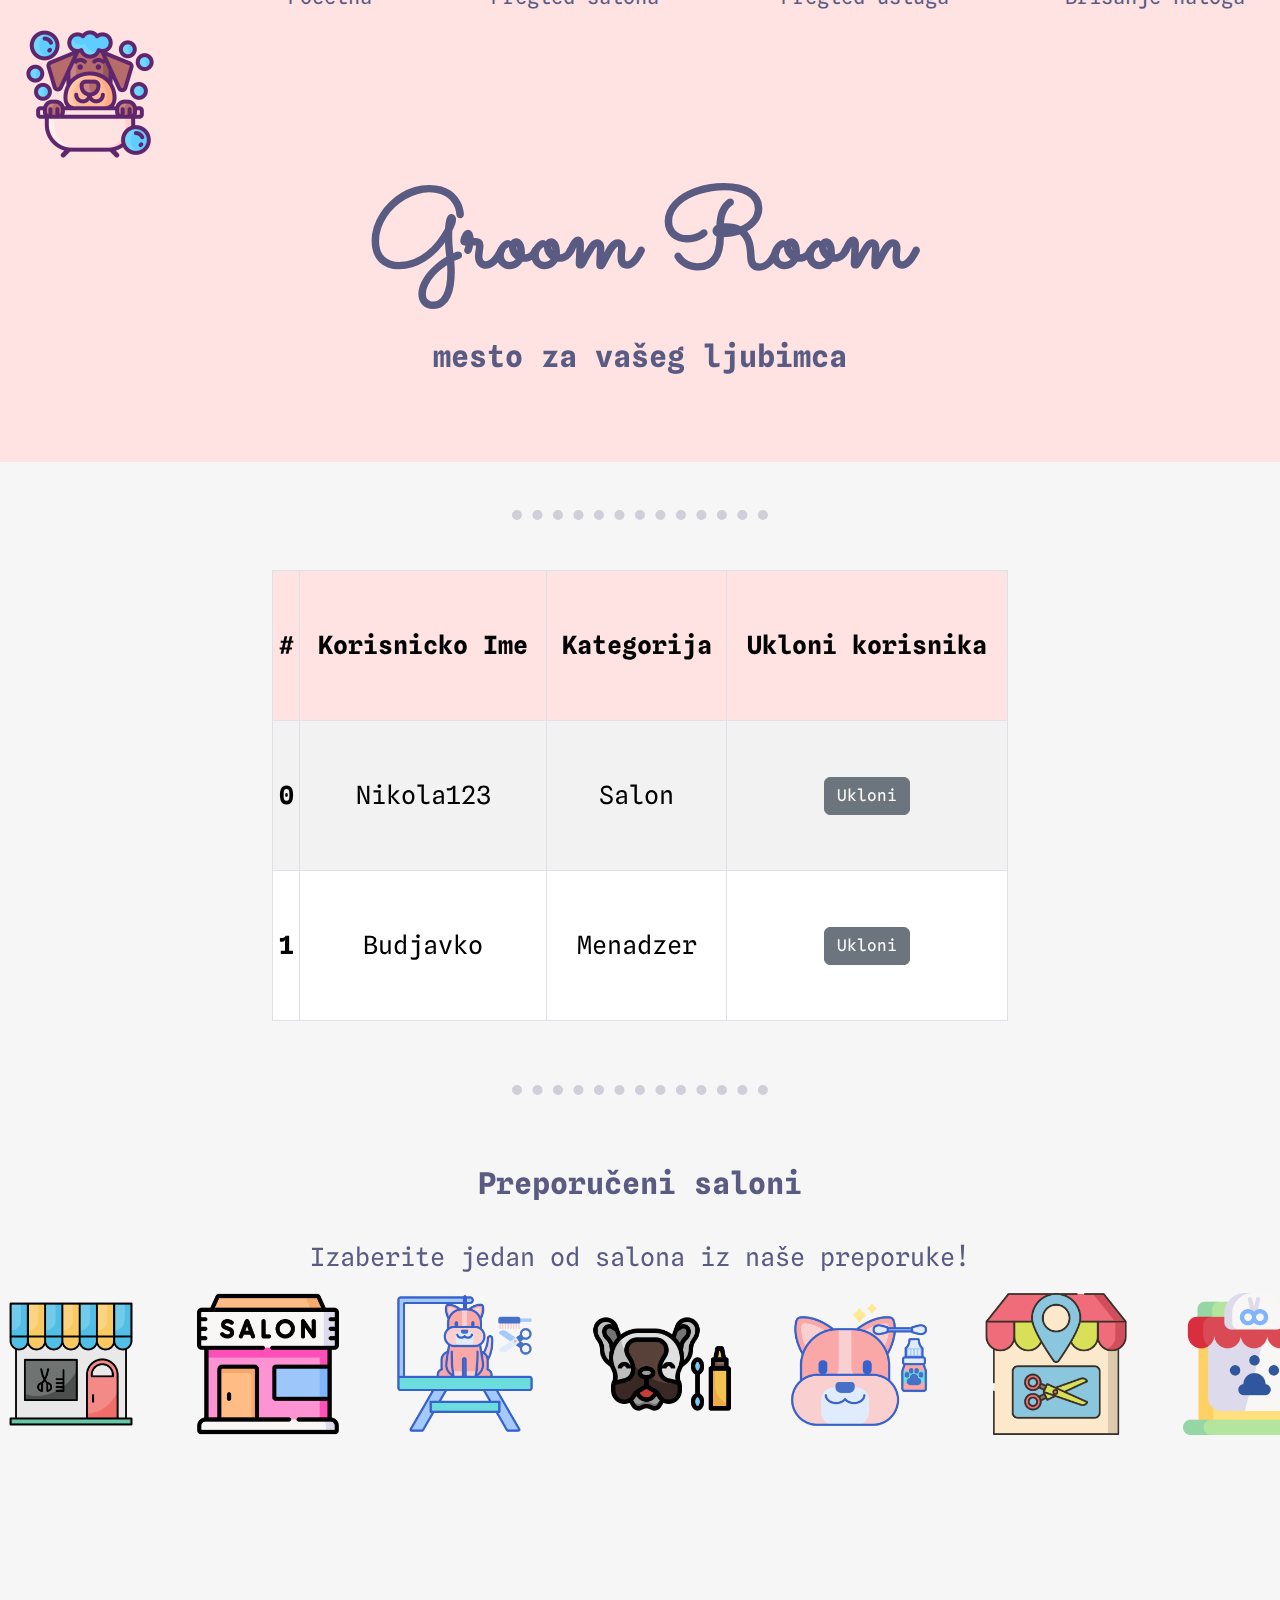
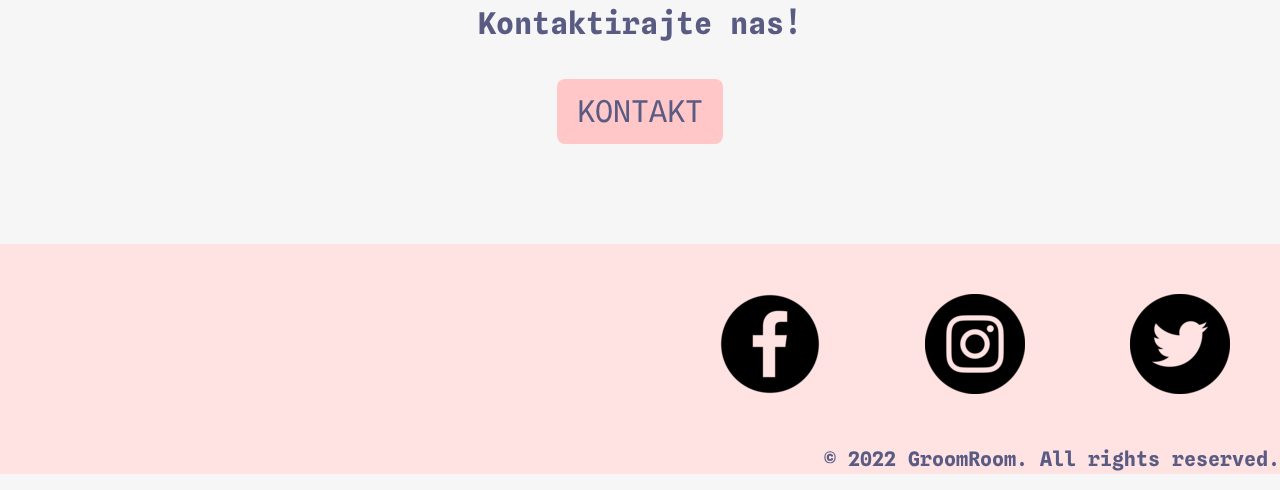
<file: uklanjanje_korisnika.html>
<!DOCTYPE html>
<html lang="en">

  <head>
    <meta charset="UTF-8">
    <meta http-equiv="X-UA-Compatible" content="IE=edge">
    <meta name="viewport" content="width=device-width, initial-scale=1.0">

    <title>GroomRoom</title>
    <link rel="icon" href="images/icon.png?v=2">
    <link rel="stylesheet" href="css/style.css">
    <link href="https://cdn.jsdelivr.net/npm/bootstrap@5.1.3/dist/css/bootstrap.min.css" rel="stylesheet">
    <link rel="preconnect" href="https://fonts.googleapis.com">
    <link rel="preconnect" href="https://fonts.gstatic.com" crossorigin>
    <link href="https://fonts.googleapis.com/css2?family=Spline+Sans+Mono:wght@300;400;500;600;700&display=swap" rel="stylesheet">
    <link href="https://fonts.googleapis.com/css2?family=Cookie&family=Sacramento&family=Spline+Sans+Mono:wght@300;400;500;600;700&display=swap" rel="stylesheet">
    <script src="https://cdn.jsdelivr.net/npm/bootstrap@5.1.3/dist/js/bootstrap.bundle.min.js"></script>
  </head>

  <body>
    <div class="header">
      <img class="logo" src="images/logo3.png">

      <h1 class="title">Groom Room</h1>

      <h2 class="subtitle">mesto za vašeg ljubimca</h2>

      <nav class="navbar navbar-expand-sm admin ">
        <form class="form-inline">
          <div class="btn-group">
            <button class="dugme_admin_malo"> <a class="linkNavBar " href="#">Početna</a></button>
            <button class="dugme_admin"><a class="linkNavBar" href="#">Pregled salona</a></button>
            <button class="dugme_admin"><a class="linkNavBar" href="#">Pregled usluga</a></button>
            <button class="dugme_admin"><a class="linkNavBar" href="#">Brisanje naloga</a></button>
            <button class="dugme_admin"><a class="linkNavBar" href="#">Zahtevi za registraciju</a></button>
            <button class="dugme_admin_malo"><a class="linkNavBar" href="#">Logout</a></button>
          </div>
        </form>
      </nav>
    </div>
    <br>
    <br>
    <hr class="linija">
    <div class='container'>
      <div class="row">
        <div class="col-sm-2">

        </div>
        <div class="col-sm-8">
          <form class="form-inline" action="odobravanje_zahteva.html" method="post">
            <table class="table table-striped table-sm table-responsive table-bordered">
            <thead>
              <tr>
                <th style="background-color: #FFE2E2;" scope="col">#</th>
                <th style="background-color: #FFE2E2;" scope="col">Korisnicko Ime</th>
                <th style="background-color: #FFE2E2;" scope="col">Kategorija</th>
                <th style="background-color: #FFE2E2;" scope="col">Ukloni korisnika</th>
              </tr>
            </thead>
            <tbody>
              <tr>
                <th scope="row">0</th>
                <td>Nikola123</td>
                <td>Salon</td>
                <td><input class="btn btn-secondary" type="submit" value="Ukloni"></td>
              </tr>
              <tr>
                <th scope="row">1</th>
                <td>Budjavko</td>
                <td>Menadzer</td>
                <td><input class="btn btn-secondary" type="submit" value="Ukloni"></td>
              </tr>
            </tbody>
          </table>
          </form>

        </div>
        <div class="col-sm-2">

        </div>
      </div>

    </div>

      <br><br>
      <hr class="linija">

      <h2 class="subtitle">Preporučeni saloni</h2>
      <p class="flavor_text">Izaberite jedan od salona iz naše preporuke!
      </p>
    </div>


    <div class="scrollmenu_admin">
      <img class="salon_slika" src="images/salon1.png">
      <img class="salon_slika" src="images/salon2.png">
      <img class="salon_slika" src="images/salon3.png">
      <img class="salon_slika" src="images/salon4.png">
      <img class="salon_slika" src="images/salon5.png">
      <img class="salon_slika" src="images/salon6.png">
      <img class="salon_slika" src="images/salon7.png">
      <img class="salon_slika" src="images/salon8.png">
    </div>

    <div class="Kontakt">
      <h2 class="subtitle">Kontaktirajte nas!</h2>
      <a href="mailto:groomroom@email.com"><button type="button" class="button">KONTAKT</button></a>
    </div>

    <div class="footer">
      <a href="https://www.facebook.com/"><img class="socials" src="images/facebook.png"></a>
      <a href="https://www.instagram.com/"><img class="socials" src="images/instagram.png"></a>
      <a href="https://twitter.com/kanyewest"><img class="socials" src="images/twitter.png"></a>
      <p class="copyright">© 2022 GroomRoom. All rights reserved.</p>
    </div>


  </body>
</html>
</file>
<file: css/style.css>
.header{
  background-color: #FFE2E2;
  text-align: center;
  padding-bottom: 20px;
  margin-bottom: 0px;
}

body{
  text-align: center !Important;
  background: #F6F6F6 !Important;
}
.logo{
  width: 10%;
  height: 10%;
  position: relative;
  right:43%;
  top:30px;
}

.scrollmenu{
  padding-top: 400px;
  padding-bottom: 30px;
  background-color:#F6F6F6;
  overflow: auto;
  white-space: nowrap;
}

.title{
  padding-top: 50px;
  font-family: 'Sacramento', cursive;
  font-weight: bolder;
  font-size:110px;
  align-self: center;
  color:#595B83;
}

.subtitle{
  font-weight: bold;
  font-family: 'Spline Sans Mono', monospace;
  color: #595B83;
  font-size:30px;
  padding-top: 20px;
  padding-bottom: 30px;
}

.navbar{
    position: absolute;
    padding-bottom: 50px;
    font-weight: bold;
    font-family: 'Spline Sans Mono', monospace;
    font-size: 15pt;
    height: 30px;
    width: 30px;
    border: none;
    bottom: 430px;
    left: 45%;
    display: inline;

}

.admin{
  position: absolute;
  padding-bottom: 100px;
  font-weight: bold;
  font-family: 'Spline Sans Mono', monospace;
  font-size: 15pt;
  height: 30px;
  width: 30px;
  border: none;
  bottom: 430px;
  left: 18%;
}

.dugme_admin{
  width: 290px;
  border: none;
  background-color:  #FFE2E2;
  text-align: center;
}

.dugme_admin_malo{
  width: 200px;
  border: none;
  background-color:  #FFE2E2;
  text-align: center;
}

.dugme{
    width: 200px;
    border: none;
    padding: 10px;
    background-color:  #FFE2E2;
    text-align: center;
 }
.linkNavBar{
    color: #595B83;
    text-decoration: none;
  }

  .linkNavBar:active, li a:visited, a:hover, a:link{
    color:#595B83;
 }


 .sredina{
   background-color: #F6F6F6;
   height: 500px;
   margin-top: 0px;
   text-align: center;
   padding-top: 100px;
 }

 .flavor_text{
   color: #595B83;
   font-size:25px;
   font-family: 'Spline Sans Mono', monospace;
   padding-bottom: 50px;
 }

.linija{
  color:#F6F6F6;
  border-color: #595B83;
  border-top-style: dotted;
  border-bottom: none;
  border-left: none;
  border-right: none;
  border-width:10px;
  width:20%;
  padding-bottom: 50px;
  margin: auto;
}


.scrollmenu a {
  display: inline-block;
  color: #F6F6F6;
  text-align: center;
  text-decoration: none;
}
.scrollmenu a:hover {
  background-color: #777;
}

.salon_slika{
  width: 15%;
  height: 15%;
  padding-right: 50px;
}
.Kontakt{
  padding-top: 100px;
  padding-bottom: 100px;
  text-align: center;
}

.button{
  border-radius: 8px;
  font-family: 'Spline Sans Mono', monospace;
  color:#595B83;
  font-size: 30px;
  padding: 10px 20px 10px 20px;
  text-decoration: none;
  border-style: none;
  background: #FFC7C7;
}

.btn:hover {
  background: #f4abc5;
  text-decoration: none;
}
.footer{
  background-color: #FFE2E2;
  text-align: right;
}
.socials{
  padding: 50px;
  text-align: center;
}

.copyright{
  color: #595B83;
  font-size:20px;
  font-weight: bold;
  font-family: 'Spline Sans Mono', monospace;
}

.scrollmenu_admin{
  margin-top: -50px;
  padding-bottom: 50px;
  background-color:#F6F6F6;
  overflow: auto;
  white-space: nowrap;
}

.login{
  background:#FFE2E2;
  border-radius:5px;
  box-shadow:0px 0px 5px #595B83;
  font-size: 30px;
  font-family: 'Spline Sans Mono', monospace;
  color:#595B83;
  padding: 20px;
  width: 500px;
  margin: auto
}

.inpt{
  font-family: 'Spline Sans Mono', monospace;
  color:#595B83;
  width: 380px;
  margin-left: -90px;
  margin-top: 30px;
  margin-bottom: 30px;
  border-radius:10px;
  box-shadow:0px 0px 10px #000;
  background-color: white;
}

.Login_dugme{
  display: block-inline;
  text-align: left;
}

.promena{
  font-family: 'Spline Sans Mono', monospace;
  color:#595B83;
  font-size: 20px;
}

.table{
  margin-bottom:200px;
  height: 150px;
  font-family: 'Spline Sans Mono', monospace;
  color:#595B83;
  font-size: 25px;
  background-color: white;
}

table tr td{
  vertical-align: middle;
}

table tr{
  vertical-align: middle;
}
table th{
  height: 150px;
  background-color: #FFE2E2;
}

.Salon{
  display: inline-block;
  text-align: left;
}

.salon_slika2{
  float: left;
  width: 40%;
  height: 40%;
  padding-right: 100px;
}

.subsubtitle{
  font-weight: bold;
  font-family: 'Spline Sans Mono', monospace;
  color: #595B83;
  font-size:20px;
  padding-top: 25px;
  padding-bottom: 30px;
}




.star-wrapper {
  top: 50%;
  right: 50%;
  margin-left:300px;
  transform: translate(-50%, -50%);
  direction: rtl;
}
.star-wrapper a {
  font-size: 2em;
  color: #595B83;
  text-decoration: none;
  transition: all 0.5s;
  margin: 4px;
}
.star-wrapper a:hover {
  color: gold;
  transform: scale(1.3);
}
.s1:hover ~ a {
  color: gold;
}
.s2:hover ~ a {
  color: gold;
}
.s3:hover ~ a {
  color: gold;
}
.s4:hover ~ a {
  color: gold;
}
.s5:hover ~ a {
  color: gold;
}
</file>
